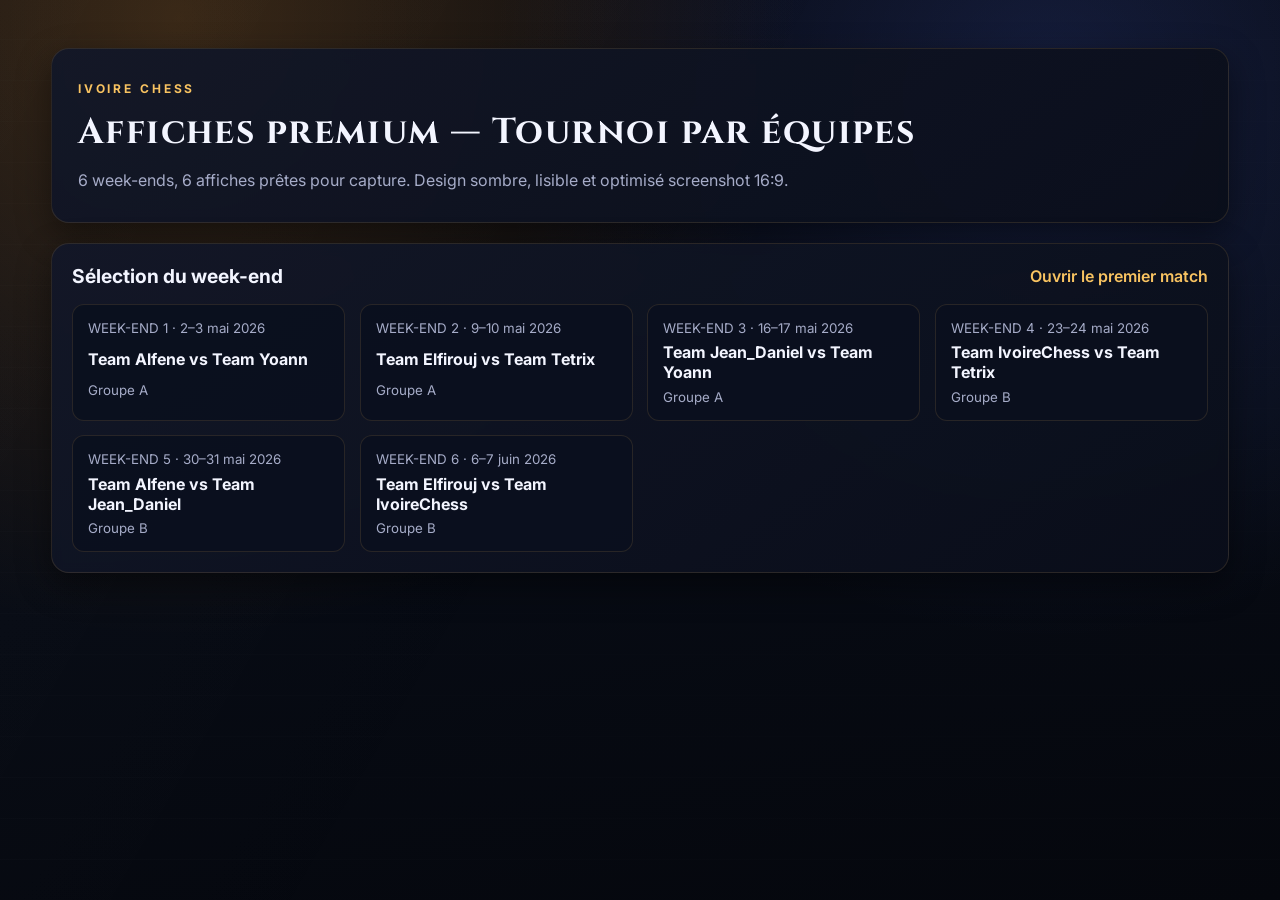
<file: index.html>
<!doctype html>
<html lang="fr">
<head>
  <meta charset="UTF-8" />
  <meta name="viewport" content="width=device-width, initial-scale=1.0" />
  <title>Ivoire Chess — Affiches du Tournoi</title>
  <link rel="preconnect" href="https://fonts.googleapis.com" />
  <link rel="preconnect" href="https://fonts.gstatic.com" crossorigin />
  <link href="https://fonts.googleapis.com/css2?family=Inter:wght@400;500;600;700;800;900&family=Cinzel:wght@600;700;800&display=swap" rel="stylesheet" />
  <link rel="stylesheet" href="styles.css" />
</head>
<body class="home-body">
  <div class="app-bg" aria-hidden="true"></div>

  <main class="home-page shell">
    <header class="home-header premium-card">
      <p class="eyebrow">Ivoire Chess</p>
      <h1>Affiches premium — Tournoi par équipes</h1>
      <p class="home-subtitle">
        6 week-ends, 6 affiches prêtes pour capture. Design sombre, lisible et optimisé screenshot 16:9.
      </p>
    </header>

    <section class="week-grid premium-card" aria-labelledby="week-grid-title">
      <div class="section-topline">
        <h2 id="week-grid-title">Sélection du week-end</h2>
        <a class="text-link" href="weekend.html?week=1">Ouvrir le premier match</a>
      </div>
      <div id="weekCards" class="week-cards"></div>
    </section>
  </main>

  <script src="data.js"></script>
  <script src="app.js"></script>
</body>
</html>
</file>
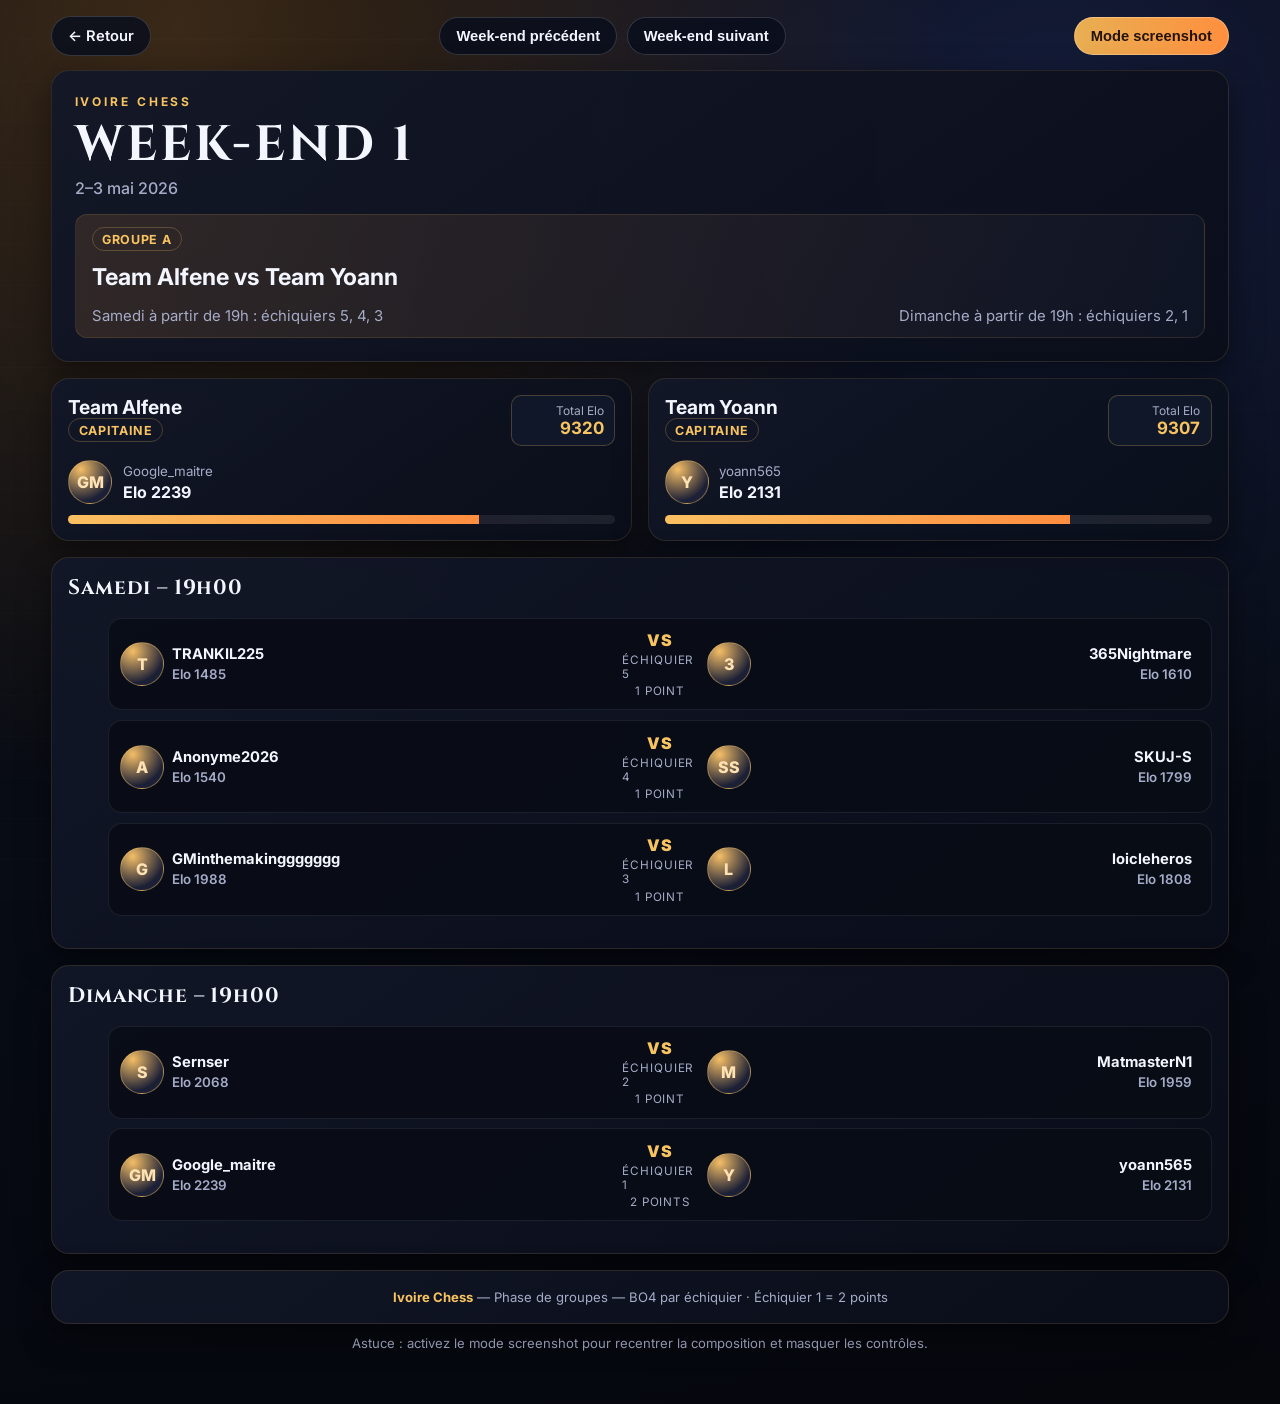
<file: weekend.html>
<!doctype html>
<html lang="fr">
<head>
  <meta charset="UTF-8" />
  <meta name="viewport" content="width=device-width, initial-scale=1.0" />
  <title>Ivoire Chess — Week-end</title>
  <link rel="preconnect" href="https://fonts.googleapis.com" />
  <link rel="preconnect" href="https://fonts.gstatic.com" crossorigin />
  <link href="https://fonts.googleapis.com/css2?family=Inter:wght@400;500;600;700;800;900&family=Cinzel:wght@600;700;800&display=swap" rel="stylesheet" />
  <link rel="stylesheet" href="styles.css" />
</head>
<body>
  <div class="app-bg" aria-hidden="true"></div>

  <div class="page-shell shell" id="pageShell">
    <nav class="top-actions no-capture" aria-label="Navigation week-end">
      <a href="index.html" class="ghost-btn">← Retour</a>
      <div class="week-nav-group">
        <button id="prevWeekBtn" class="ghost-btn" type="button">Week-end précédent</button>
        <button id="nextWeekBtn" class="ghost-btn" type="button">Week-end suivant</button>
      </div>
      <button id="captureToggle" class="accent-btn" type="button">Mode screenshot</button>
    </nav>

    <main id="weekendRoot" class="weekend-page" aria-live="polite"></main>

    <p class="capture-hint no-capture">
      Astuce : activez le mode screenshot pour recentrer la composition et masquer les contrôles.
    </p>
  </div>

  <script src="data.js"></script>
  <script src="app.js"></script>
</body>
</html>
</file>
<file: styles.css>
:root {
  --bg: #06080f;
  --bg-elev: #0f1424;
  --bg-elev-2: #111a2f;
  --line: rgba(248, 195, 97, 0.24);
  --line-soft: rgba(248, 195, 97, 0.12);
  --text: #f3f5ff;
  --text-muted: #a6acc8;
  --accent: #f8c361;
  --accent-strong: #ff9f3d;
  --danger: #f66f6f;
  --radius: 18px;
  --radius-sm: 12px;
  --shadow: 0 12px 34px rgba(0, 0, 0, 0.45);
  --content-w: min(1240px, 92vw);
}

* { box-sizing: border-box; }

body {
  margin: 0;
  min-height: 100vh;
  color: var(--text);
  font-family: "Inter", system-ui, -apple-system, Segoe UI, Roboto, sans-serif;
  background: radial-gradient(circle at 14% 2%, rgba(255, 160, 49, 0.2), transparent 44%),
    radial-gradient(circle at 82% 9%, rgba(88, 119, 255, 0.18), transparent 42%),
    linear-gradient(170deg, #05070d 0%, #070b14 56%, #05070d 100%);
}

.app-bg {
  position: fixed;
  inset: 0;
  pointer-events: none;
  background-image: linear-gradient(120deg, rgba(255,255,255,0.02) 0, transparent 50%),
    repeating-linear-gradient(0deg, transparent, transparent 40px, rgba(255,255,255,0.02) 41px);
  z-index: -1;
}

.shell { width: var(--content-w); margin: 0 auto; }

.premium-card {
  background: linear-gradient(145deg, rgba(18, 23, 40, 0.94), rgba(10, 14, 26, 0.94));
  border: 1px solid var(--line-soft);
  border-radius: var(--radius);
  box-shadow: var(--shadow);
  backdrop-filter: blur(6px);
}

.eyebrow {
  color: var(--accent);
  text-transform: uppercase;
  letter-spacing: 0.24em;
  font-size: 0.75rem;
  font-weight: 700;
  margin: 0 0 0.75rem;
}

.home-page { padding: 3rem 0 2rem; display: grid; gap: 1.25rem; }
.home-header { padding: 2rem clamp(1.2rem, 2vw, 2rem); }
.home-header h1 {
  margin: 0;
  font-family: "Cinzel", serif;
  letter-spacing: 0.04em;
  font-size: clamp(1.65rem, 2.8vw, 2.6rem);
}
.home-subtitle { margin: 0.85rem 0 0; color: var(--text-muted); max-width: 74ch; }

.week-grid { padding: 1.25rem; }
.section-topline { display: flex; justify-content: space-between; gap: 1rem; align-items: center; margin-bottom: 1rem; }
.section-topline h2 { margin: 0; font-size: 1.2rem; }
.text-link { color: var(--accent); text-decoration: none; font-weight: 600; }
.text-link:hover { color: #ffd292; }

.week-cards {
  display: grid;
  grid-template-columns: repeat(auto-fit, minmax(240px, 1fr));
  gap: 0.9rem;
}
.week-card {
  border: 1px solid var(--line-soft);
  border-radius: var(--radius-sm);
  padding: 0.95rem;
  background: rgba(11, 16, 31, 0.9);
  text-decoration: none;
  color: var(--text);
  display: grid;
  gap: 0.4rem;
}
.week-card:hover { border-color: var(--line); transform: translateY(-1px); }
.week-card small { color: var(--text-muted); }
.week-card .match { font-weight: 700; }

.page-shell { padding: 1rem 0 2.5rem; }
.top-actions {
  display: flex;
  justify-content: space-between;
  align-items: center;
  gap: 0.8rem;
  margin-bottom: 0.9rem;
}
.week-nav-group { display: flex; gap: 0.6rem; }

button, .ghost-btn, .accent-btn {
  border: 1px solid transparent;
  border-radius: 999px;
  padding: 0.62rem 1rem;
  font-weight: 600;
  font-size: 0.92rem;
  color: var(--text);
  background: transparent;
  cursor: pointer;
  text-decoration: none;
}
.ghost-btn {
  background: rgba(10, 15, 28, 0.86);
  border-color: rgba(255, 255, 255, 0.16);
}
.accent-btn {
  background: linear-gradient(95deg, #e8af53, #ff8f3e);
  color: #23130a;
  border-color: rgba(255, 255, 255, 0.28);
}

.weekend-page {
  display: grid;
  gap: 1rem;
  width: min(1240px, 100%);
  margin: 0 auto;
}

.weekend-header { padding: clamp(1rem, 2vw, 1.4rem); position: relative; overflow: hidden; }
.weekend-header h1 {
  margin: 0;
  font-size: clamp(2rem, 4vw, 3.1rem);
  line-height: 1;
  font-family: "Cinzel", serif;
  letter-spacing: 0.06em;
}
.weekend-dates { margin-top: 0.5rem; color: var(--text-muted); font-weight: 500; }
.match-display {
  margin-top: 1rem;
  border: 1px solid var(--line-soft);
  border-radius: var(--radius-sm);
  padding: 0.75rem 1rem;
  background: linear-gradient(100deg, rgba(255, 164, 61, 0.13), rgba(33, 37, 64, 0.25));
}
.match-display strong { font-size: clamp(1.05rem, 2vw, 1.45rem); }
.meta-row {
  display: flex;
  justify-content: space-between;
  gap: 1rem;
  flex-wrap: wrap;
  margin-top: 0.8rem;
  color: var(--text-muted);
  font-size: 0.93rem;
}
.badge {
  padding: 0.22rem 0.6rem;
  border: 1px solid var(--line);
  border-radius: 999px;
  color: var(--accent);
  font-weight: 700;
  font-size: 0.78rem;
  letter-spacing: 0.05em;
  text-transform: uppercase;
}

.teams-grid {
  display: grid;
  grid-template-columns: repeat(2, minmax(0, 1fr));
  gap: 0.95rem;
}
.team-card { padding: 1rem; }
.team-card h3 { margin: 0; font-size: 1.2rem; }
.team-card-top {
  display: flex;
  justify-content: space-between;
  gap: 0.8rem;
  align-items: flex-start;
  margin-bottom: 0.9rem;
}
.team-captain { display: flex; gap: 0.65rem; align-items: center; }
.team-captain small { color: var(--text-muted); display: block; margin-bottom: 0.15rem; }
.elo-pill {
  border: 1px solid var(--line);
  padding: 0.45rem 0.68rem;
  border-radius: 10px;
  background: rgba(18, 25, 44, 0.8);
  min-width: 104px;
  text-align: right;
}
.elo-pill span { display: block; color: var(--text-muted); font-size: 0.75rem; }
.elo-pill strong { font-size: 1.06rem; color: var(--accent); }

.power-track {
  margin-top: 0.65rem;
  height: 9px;
  border-radius: 999px;
  background: rgba(255, 255, 255, 0.08);
  overflow: hidden;
}
.power-fill {
  height: 100%;
  background: linear-gradient(90deg, #f9c061, #ff8d3f);
}

.schedule-block { padding: 1rem; }
.schedule-title {
  margin: 0 0 0.8rem;
  font-family: "Cinzel", serif;
  font-size: 1.3rem;
  letter-spacing: 0.04em;
}

.match-list { display: grid; gap: 0.62rem; }
.match-board {
  display: grid;
  grid-template-columns: minmax(0, 1fr) auto minmax(0, 1fr);
  align-items: center;
  gap: 0.55rem;
  border: 1px solid rgba(255,255,255,0.08);
  background: rgba(9, 12, 22, 0.86);
  border-radius: 14px;
  padding: 0.7rem;
}
.player-cell {
  display: grid;
  grid-template-columns: auto minmax(0, 1fr) auto;
  align-items: center;
  gap: 0.45rem;
  min-width: 0;
}
.player-cell.right { text-align: right; grid-template-columns: auto minmax(0, 1fr) auto; }
.player-cell.right .player-meta { order: 2; }
.player-cell.right .avatar-wrap { order: 3; }

.player-meta { min-width: 0; }
.username {
  margin: 0;
  font-size: 0.92rem;
  font-weight: 700;
  white-space: nowrap;
  overflow: hidden;
  text-overflow: ellipsis;
}
.player-meta small { color: var(--text-muted); font-weight: 600; }

.avatar-wrap,
.avatar-fallback {
  width: 44px;
  height: 44px;
  border-radius: 50%;
  flex: 0 0 44px;
}
.avatar-wrap {
  border: 1px solid var(--line-soft);
  background: #141b30;
  overflow: hidden;
}
.avatar-wrap img {
  width: 100%;
  height: 100%;
  object-fit: cover;
  display: block;
}
.avatar-fallback {
  display: grid;
  place-items: center;
  font-weight: 800;
  color: #ffe2b4;
  background: radial-gradient(circle at 28% 20%, #f4be67, #1c2036 70%);
  border: 1px solid rgba(244, 192, 97, 0.45);
}
.vs-stack {
  display: grid;
  justify-items: center;
  gap: 0.2rem;
  width: 76px;
}
.vs {
  font-weight: 900;
  color: var(--accent);
  letter-spacing: 0.08em;
}
.board-id {
  color: var(--text-muted);
  font-size: 0.73rem;
  text-transform: uppercase;
  letter-spacing: 0.08em;
}

.footer-brand {
  text-align: center;
  color: var(--text-muted);
  font-size: 0.82rem;
  padding: 0.3rem;
}
.footer-brand strong { color: var(--accent); }

.capture-hint {
  margin-top: 0.7rem;
  text-align: center;
  color: var(--text-muted);
  font-size: 0.82rem;
}

/* Mode screenshot : composition épurée */
body.screenshot-mode .no-capture,
body.screenshot-mode .capture-hint { display: none !important; }
body.screenshot-mode .page-shell {
  width: 100vw;
  min-height: 100vh;
  display: grid;
  place-items: center;
  padding: 1.2rem 0;
}
body.screenshot-mode .weekend-page {
  width: min(1220px, 97vw);
  gap: 0.8rem;
}
body.screenshot-mode .premium-card { box-shadow: 0 9px 26px rgba(0,0,0,0.42); }

@media (max-width: 980px) {
  .teams-grid { grid-template-columns: 1fr; }
  .match-board { grid-template-columns: 1fr; gap: 0.45rem; }
  .vs-stack { width: auto; }
  .player-cell.right .avatar-wrap { order: 1; }
  .player-cell.right .player-meta { order: 2; text-align: left; }
}

@media (max-width: 720px) {
  .top-actions { flex-wrap: wrap; }
  .week-nav-group { width: 100%; justify-content: space-between; }
  .home-page { padding-top: 1.6rem; }
}
</file>
